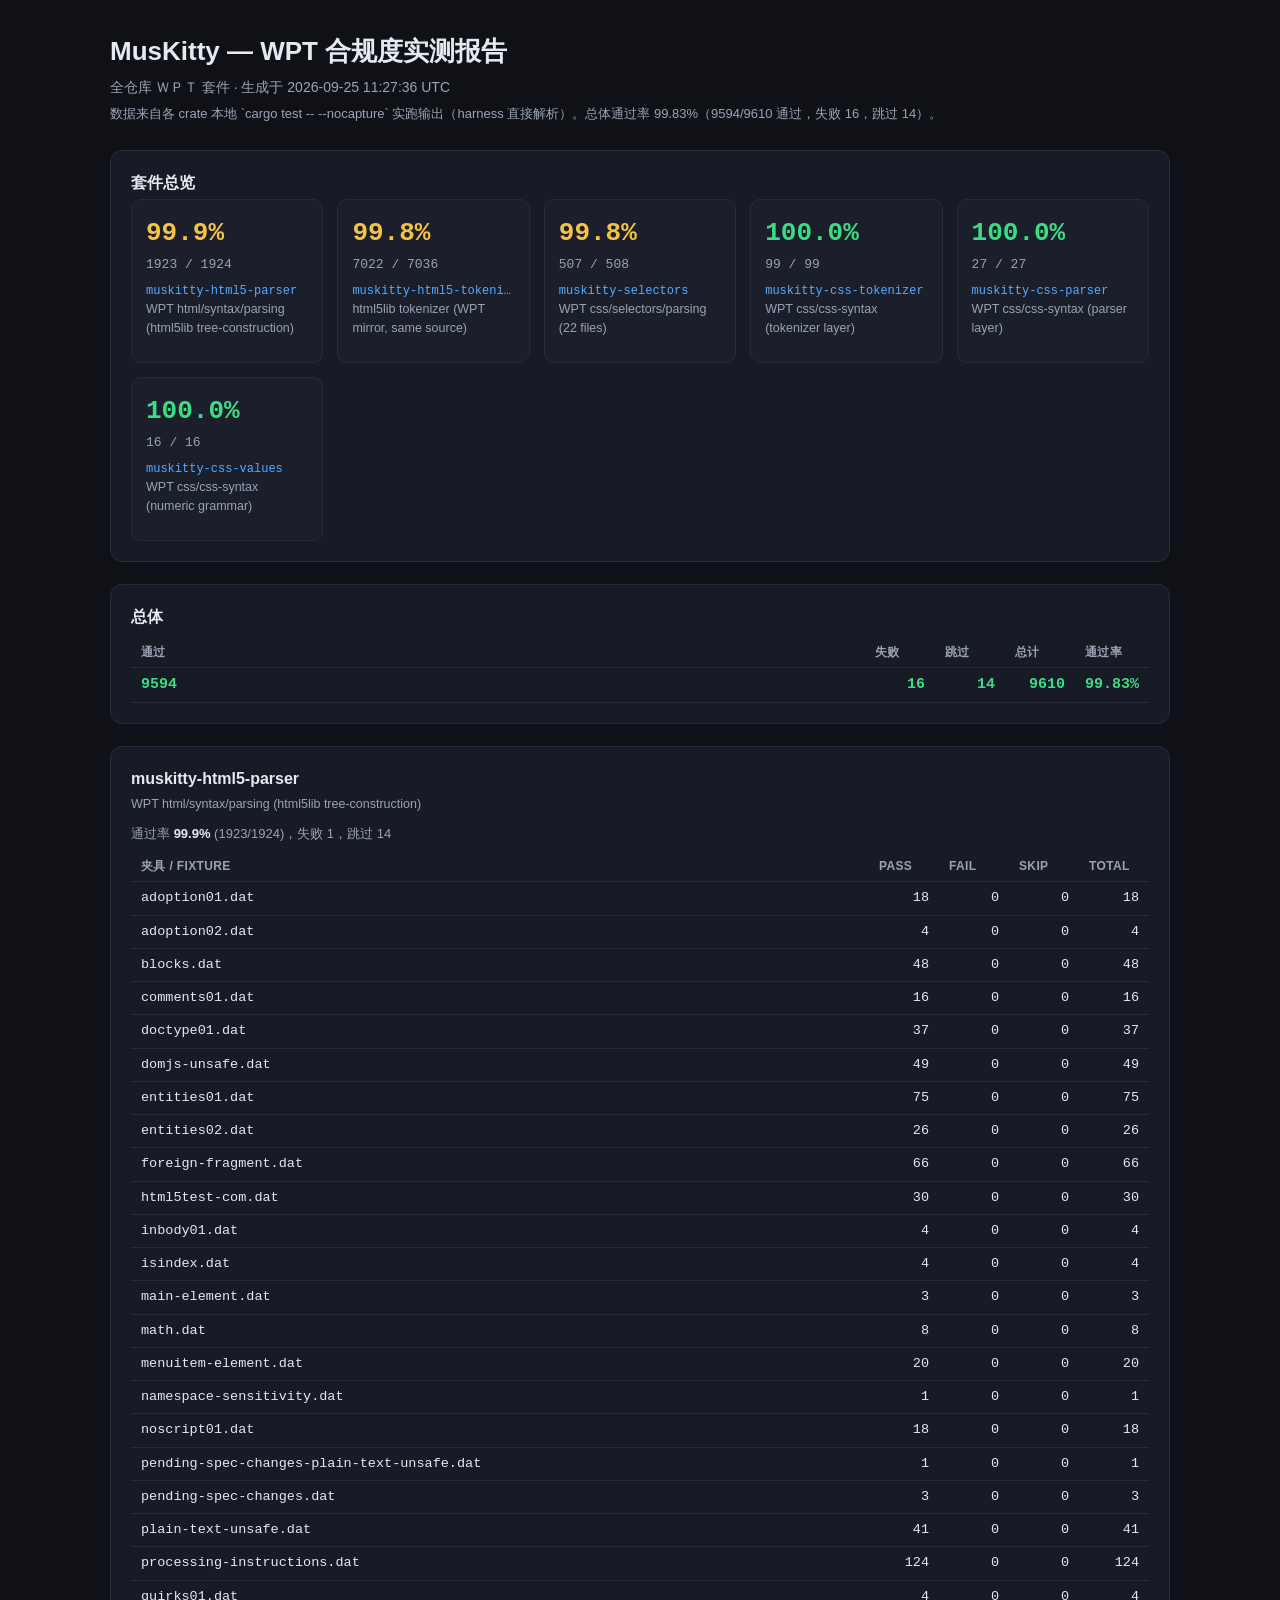
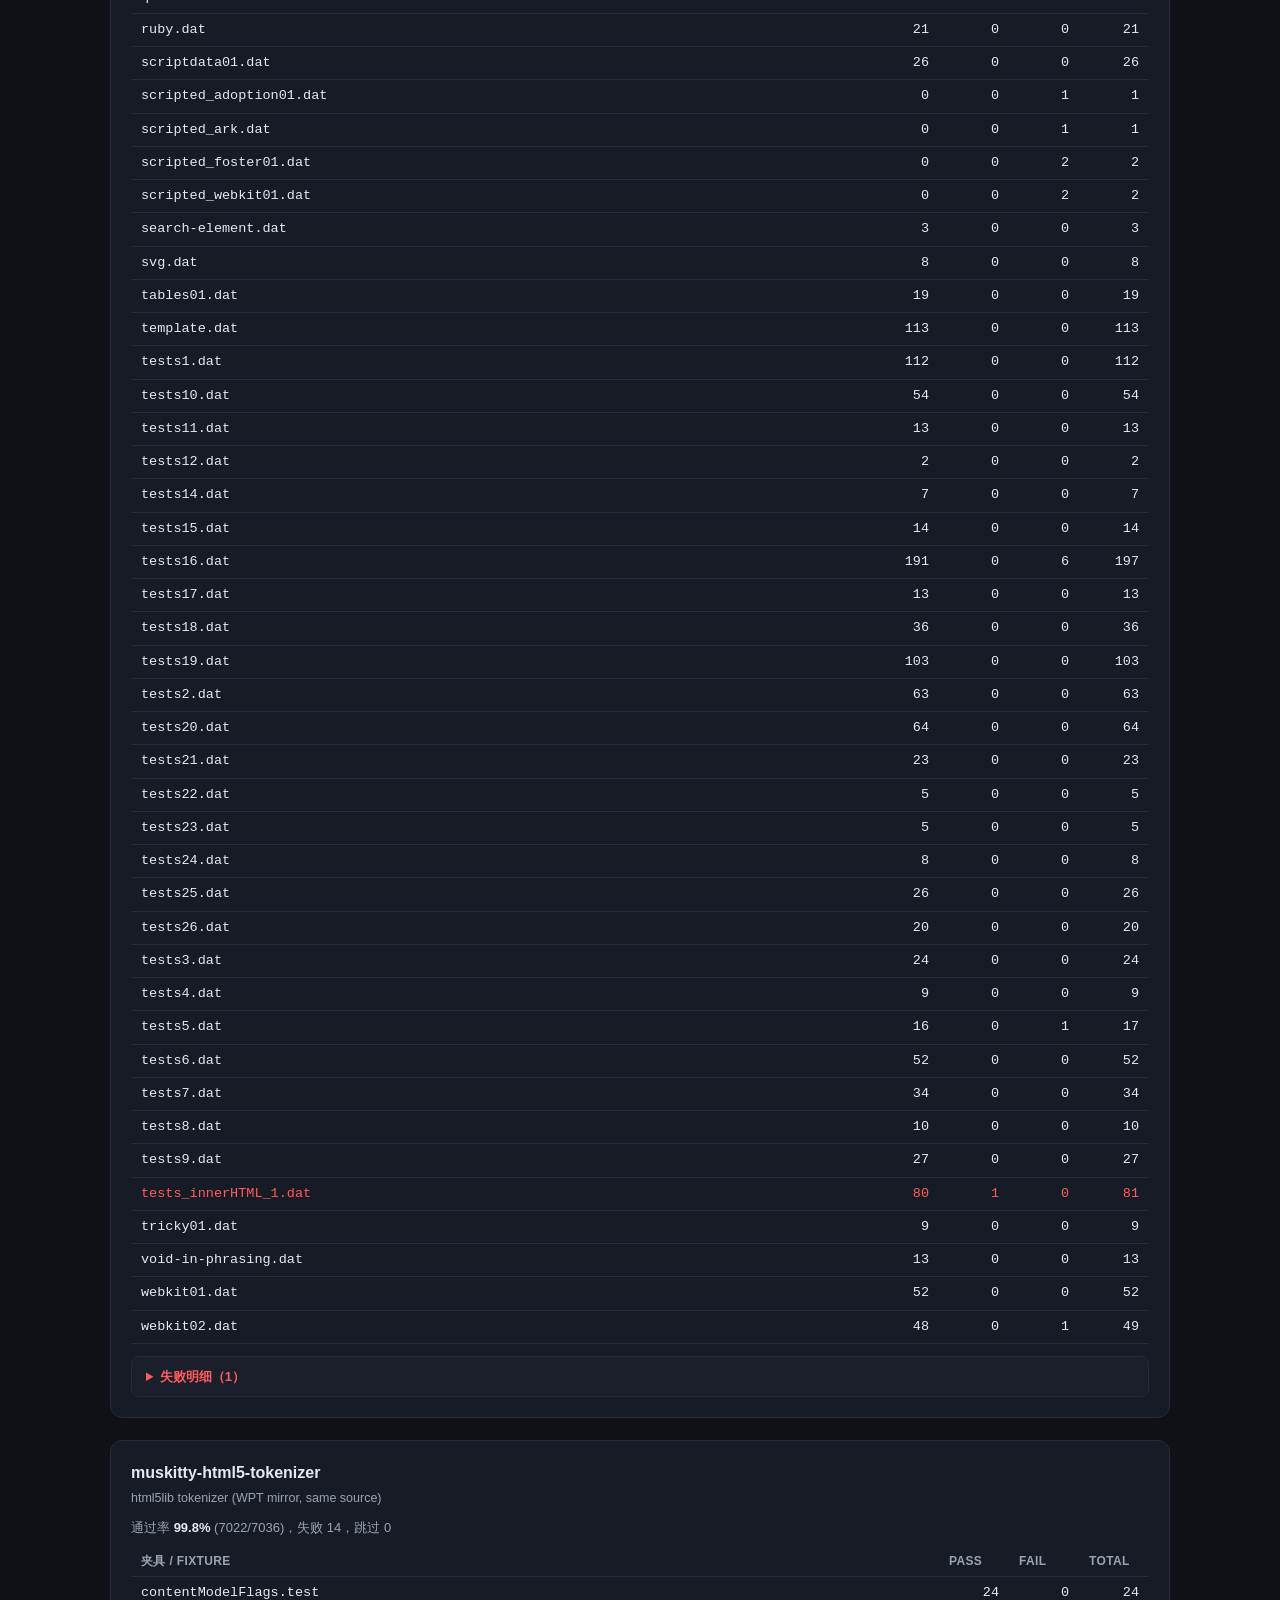
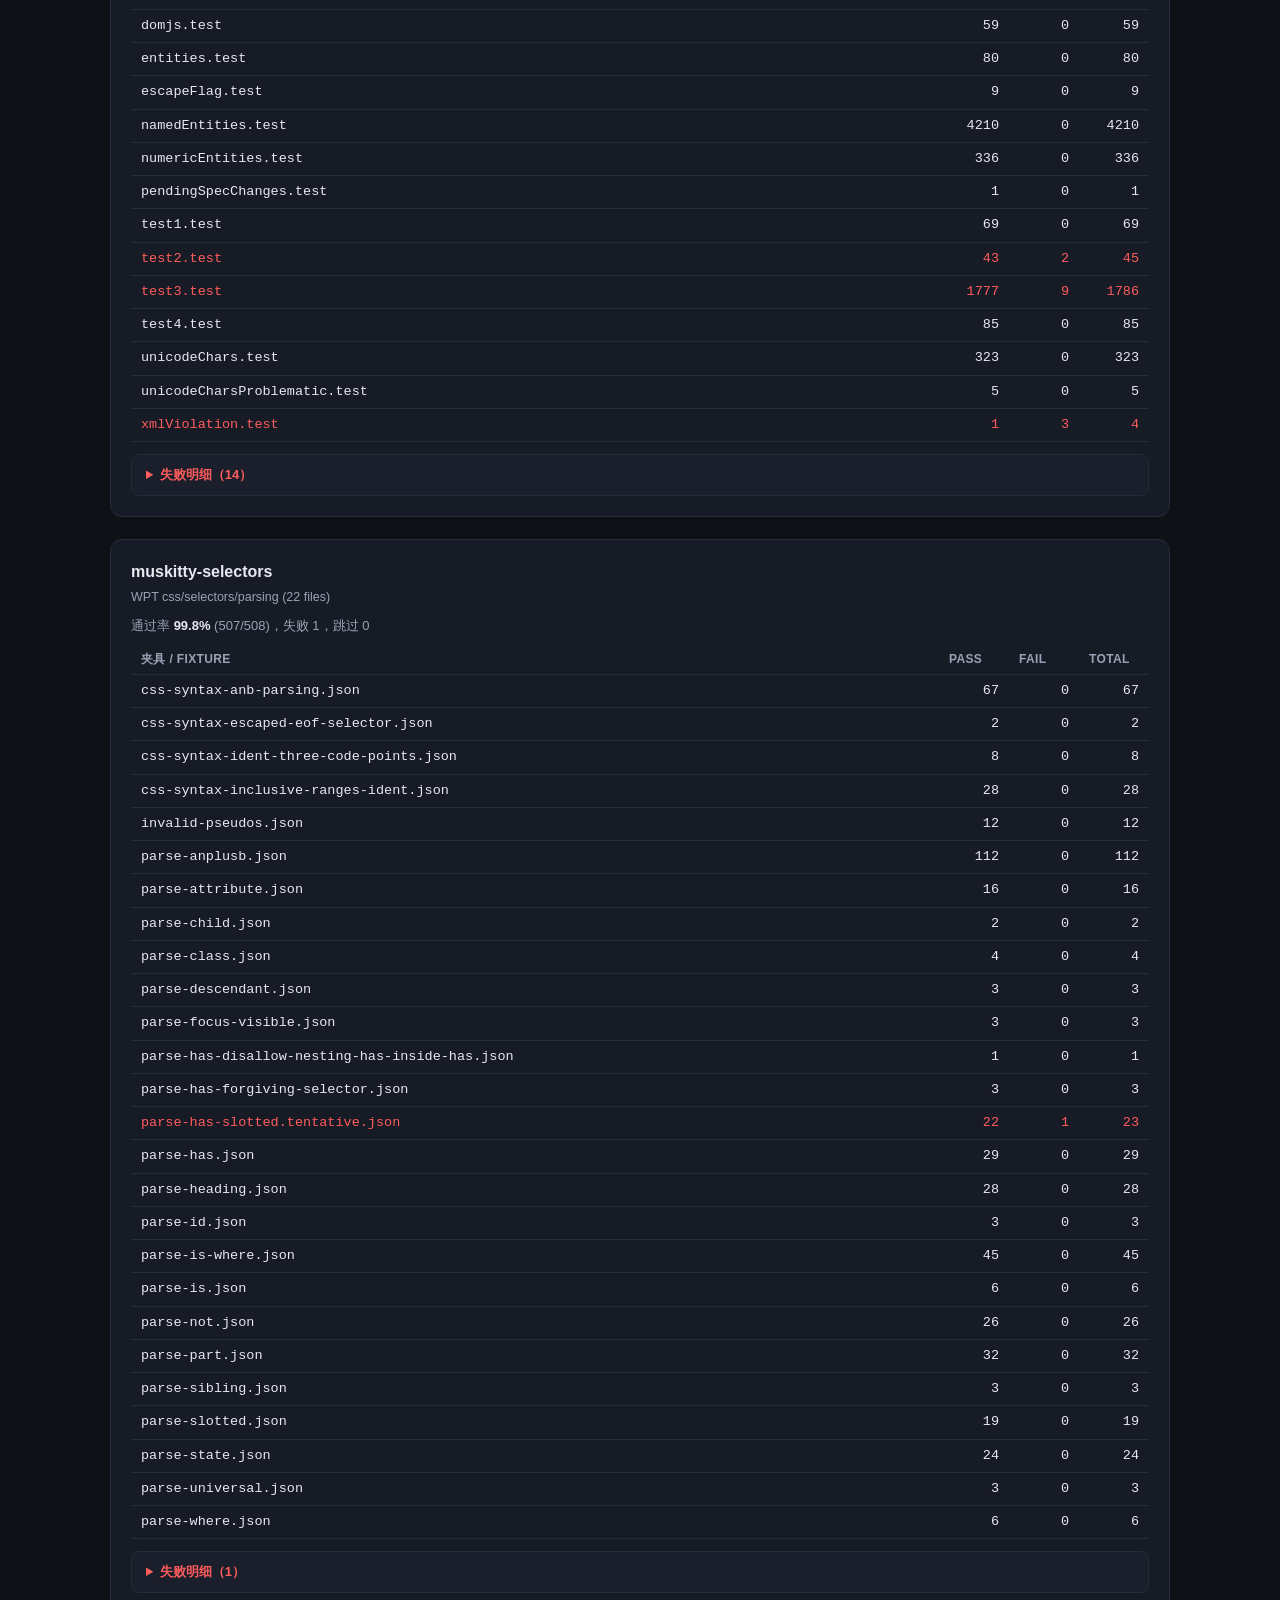
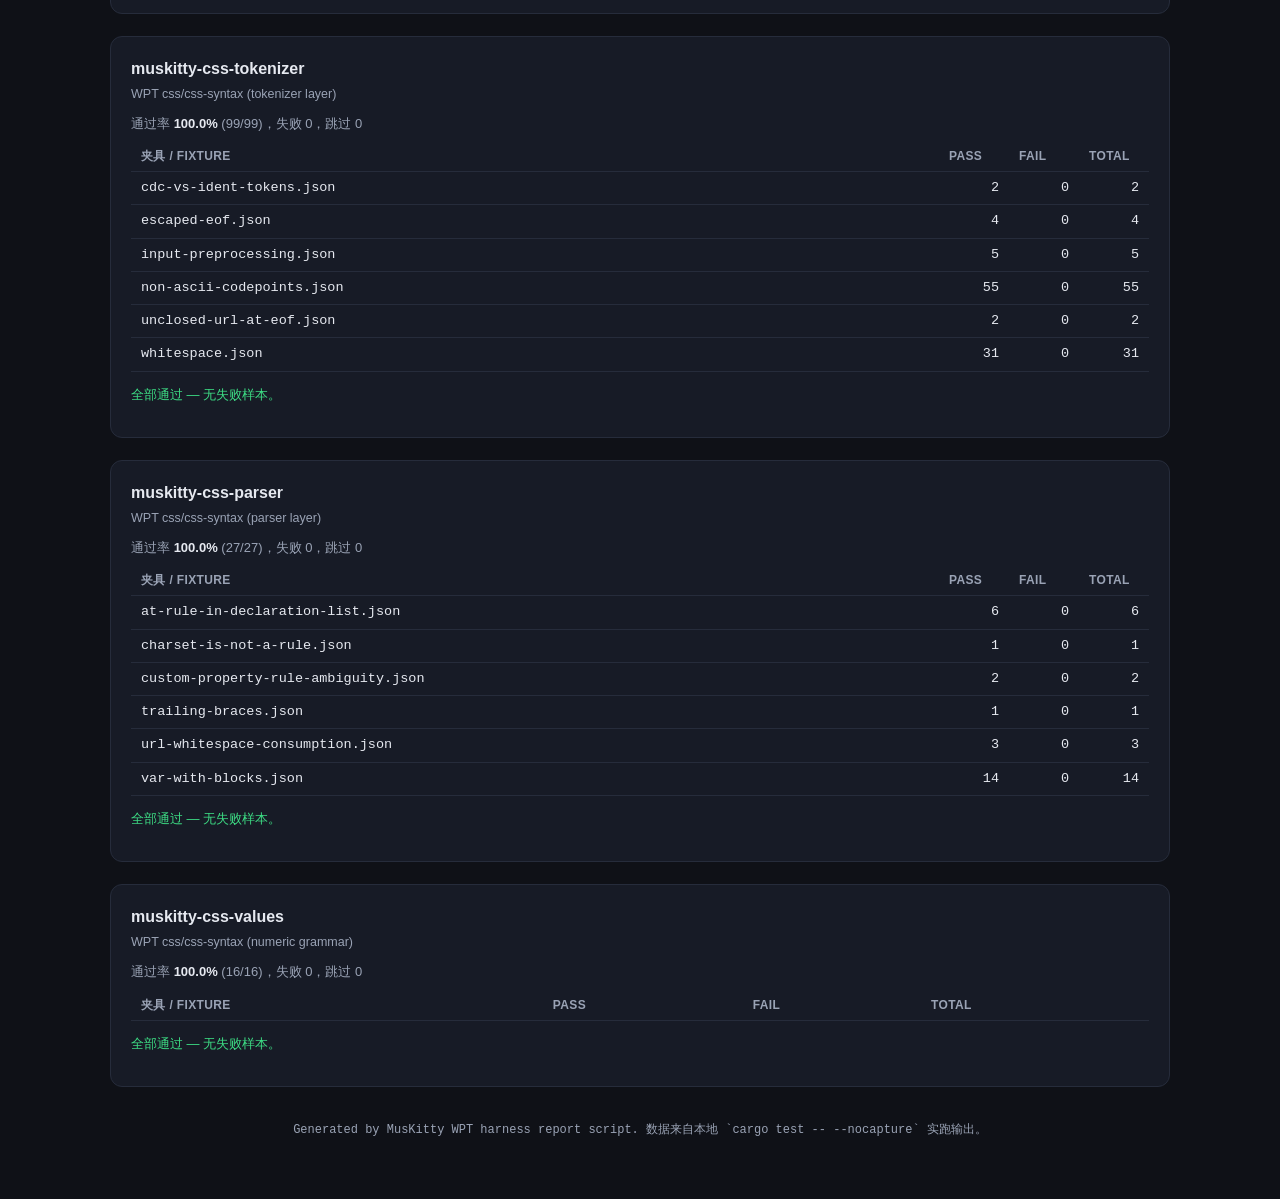
<file: index.html>
<!DOCTYPE html><html lang='zh-CN'><head><meta charset='utf-8'><meta name='viewport' content='width=device-width,initial-scale=1'><title>MusKitty WPT 合规度实测报告</title><style>
:root{--bg:#0f1117;--panel:#171b26;--line:#262c3b;--txt:#e6e9f0;--mut:#9aa3b5;
--green:#3ddc84;--amber:#f5c344;--red:#ff5c5c;--blue:#5aa9ff;--mono:ui-monospace,SFMono-Regular,Menlo,Consolas,monospace;}
*{box-sizing:border-box}body{margin:0;background:var(--bg);color:var(--txt);
font-family:-apple-system,BlinkMacSystemFont,"Segoe UI",Roboto,"PingFang SC","Microsoft YaHei",sans-serif;line-height:1.5}
.wrap{max-width:1100px;margin:0 auto;padding:32px 20px 60px}
h1{font-size:26px;margin:0 0 6px}h1 small{display:block;color:var(--mut);font-weight:400;font-size:14px;margin-top:6px}
.legend{color:var(--mut);font-size:13px;margin:6px 0 26px}
.sec{background:var(--panel);border:1px solid var(--line);border-radius:12px;padding:20px;margin:22px 0}
.sec h2{margin:0 0 4px;font-size:16px}.clabel{color:var(--mut);font-size:12.5px;margin:0 0 10px}
.cards{display:grid;grid-template-columns:repeat(auto-fit,minmax(180px,1fr));gap:14px}
.card{border:1px solid var(--line);border-radius:10px;padding:14px;background:#1a1f2b}
.card .rate{font-size:26px;font-weight:700;font-family:var(--mono)}
.card .counts{font-family:var(--mono);font-size:13px;color:var(--mut);margin:2px 0 8px}
.card .crate{font-family:var(--mono);font-size:12px;color:var(--blue);white-space:nowrap;overflow:hidden;text-overflow:ellipsis}
.card.green .rate{color:var(--green)}.card.amber .rate{color:var(--amber)}.card.red .rate{color:var(--red)}
table{width:100%;border-collapse:collapse;font-size:13.5px;margin-top:8px}
th,td{padding:6px 10px;text-align:left;border-bottom:1px solid var(--line)}
th{color:var(--mut);font-weight:600;font-size:12px;text-transform:uppercase;letter-spacing:.03em}
td{font-family:var(--mono)}td:not(:first-child){text-align:right;width:70px}
tr.fail td{color:var(--red)}tbody tr.total td{color:var(--green);font-weight:700;font-size:15px}
.suite-meta{color:var(--mut);font-size:13px;margin:4px 0 2px}.suite-meta b{color:var(--txt)}
details.fails{margin-top:12px;border:1px solid var(--line);border-radius:8px;overflow:hidden}
details.fails summary{cursor:pointer;padding:10px 14px;background:#1a1f2b;color:var(--red);font-weight:600;font-size:13px}
pre.pre{background:#0b0e14;border-top:1px solid var(--line);margin:0;padding:14px;font-family:var(--mono);font-size:12px;overflow:auto;color:#cdd3df;white-space:pre-wrap;word-break:break-word}
p.ok{color:var(--green);font-size:13px}
footer{color:var(--mut);font-size:12px;text-align:center;margin-top:34px;font-family:var(--mono)}
</style></head><body><div class="wrap">
<h1>MusKitty — WPT 合规度实测报告 <small>全仓库 ＷＰＴ 套件 · 生成于 2026-09-25 11:27:36 UTC</small></h1>
<div class="legend">数据来自各 crate 本地 `cargo test -- --nocapture` 实跑输出（harness 直接解析）。总体通过率 99.83%（9594/9610 通过，失败 16，跳过 14）。</div>
<section class="sec"><h2>套件总览</h2><div class="cards"><div class="card amber"><div class="rate">99.9%</div><div class="counts">1923 / 1924</div><div class="crate">muskitty-html5-parser</div><div class="clabel">WPT html/syntax/parsing (html5lib tree-construction)</div></div><div class="card amber"><div class="rate">99.8%</div><div class="counts">7022 / 7036</div><div class="crate">muskitty-html5-tokenizer</div><div class="clabel">html5lib tokenizer (WPT mirror, same source)</div></div><div class="card amber"><div class="rate">99.8%</div><div class="counts">507 / 508</div><div class="crate">muskitty-selectors</div><div class="clabel">WPT css/selectors/parsing (22 files)</div></div><div class="card green"><div class="rate">100.0%</div><div class="counts">99 / 99</div><div class="crate">muskitty-css-tokenizer</div><div class="clabel">WPT css/css-syntax (tokenizer layer)</div></div><div class="card green"><div class="rate">100.0%</div><div class="counts">27 / 27</div><div class="crate">muskitty-css-parser</div><div class="clabel">WPT css/css-syntax (parser layer)</div></div><div class="card green"><div class="rate">100.0%</div><div class="counts">16 / 16</div><div class="crate">muskitty-css-values</div><div class="clabel">WPT css/css-syntax (numeric grammar)</div></div></div></section><section class="sec"><h2>总体</h2><table><thead><tr><th>通过</th><th>失败</th><th>跳过</th><th>总计</th><th>通过率</th></tr></thead><tbody><tr class="total"><td>9594</td><td>16</td><td>14</td><td>9610</td><td>99.83%</td></tr></tbody></table></section><section class="sec"><h2>muskitty-html5-parser</h2><p class="clabel">WPT html/syntax/parsing (html5lib tree-construction)</p><div class="suite-meta">通过率 <b>99.9%</b> (1923/1924)，失败 1，跳过 14</div><table><thead><tr><th>夹具 / fixture</th><th>pass</th><th>fail</th><th>skip</th><th>total</th></tr></thead><tbody><tr><td>adoption01.dat</td><td>18</td><td>0</td><td>0</td><td>18</td></tr><tr><td>adoption02.dat</td><td>4</td><td>0</td><td>0</td><td>4</td></tr><tr><td>blocks.dat</td><td>48</td><td>0</td><td>0</td><td>48</td></tr><tr><td>comments01.dat</td><td>16</td><td>0</td><td>0</td><td>16</td></tr><tr><td>doctype01.dat</td><td>37</td><td>0</td><td>0</td><td>37</td></tr><tr><td>domjs-unsafe.dat</td><td>49</td><td>0</td><td>0</td><td>49</td></tr><tr><td>entities01.dat</td><td>75</td><td>0</td><td>0</td><td>75</td></tr><tr><td>entities02.dat</td><td>26</td><td>0</td><td>0</td><td>26</td></tr><tr><td>foreign-fragment.dat</td><td>66</td><td>0</td><td>0</td><td>66</td></tr><tr><td>html5test-com.dat</td><td>30</td><td>0</td><td>0</td><td>30</td></tr><tr><td>inbody01.dat</td><td>4</td><td>0</td><td>0</td><td>4</td></tr><tr><td>isindex.dat</td><td>4</td><td>0</td><td>0</td><td>4</td></tr><tr><td>main-element.dat</td><td>3</td><td>0</td><td>0</td><td>3</td></tr><tr><td>math.dat</td><td>8</td><td>0</td><td>0</td><td>8</td></tr><tr><td>menuitem-element.dat</td><td>20</td><td>0</td><td>0</td><td>20</td></tr><tr><td>namespace-sensitivity.dat</td><td>1</td><td>0</td><td>0</td><td>1</td></tr><tr><td>noscript01.dat</td><td>18</td><td>0</td><td>0</td><td>18</td></tr><tr><td>pending-spec-changes-plain-text-unsafe.dat</td><td>1</td><td>0</td><td>0</td><td>1</td></tr><tr><td>pending-spec-changes.dat</td><td>3</td><td>0</td><td>0</td><td>3</td></tr><tr><td>plain-text-unsafe.dat</td><td>41</td><td>0</td><td>0</td><td>41</td></tr><tr><td>processing-instructions.dat</td><td>124</td><td>0</td><td>0</td><td>124</td></tr><tr><td>quirks01.dat</td><td>4</td><td>0</td><td>0</td><td>4</td></tr><tr><td>ruby.dat</td><td>21</td><td>0</td><td>0</td><td>21</td></tr><tr><td>scriptdata01.dat</td><td>26</td><td>0</td><td>0</td><td>26</td></tr><tr><td>scripted_adoption01.dat</td><td>0</td><td>0</td><td>1</td><td>1</td></tr><tr><td>scripted_ark.dat</td><td>0</td><td>0</td><td>1</td><td>1</td></tr><tr><td>scripted_foster01.dat</td><td>0</td><td>0</td><td>2</td><td>2</td></tr><tr><td>scripted_webkit01.dat</td><td>0</td><td>0</td><td>2</td><td>2</td></tr><tr><td>search-element.dat</td><td>3</td><td>0</td><td>0</td><td>3</td></tr><tr><td>svg.dat</td><td>8</td><td>0</td><td>0</td><td>8</td></tr><tr><td>tables01.dat</td><td>19</td><td>0</td><td>0</td><td>19</td></tr><tr><td>template.dat</td><td>113</td><td>0</td><td>0</td><td>113</td></tr><tr><td>tests1.dat</td><td>112</td><td>0</td><td>0</td><td>112</td></tr><tr><td>tests10.dat</td><td>54</td><td>0</td><td>0</td><td>54</td></tr><tr><td>tests11.dat</td><td>13</td><td>0</td><td>0</td><td>13</td></tr><tr><td>tests12.dat</td><td>2</td><td>0</td><td>0</td><td>2</td></tr><tr><td>tests14.dat</td><td>7</td><td>0</td><td>0</td><td>7</td></tr><tr><td>tests15.dat</td><td>14</td><td>0</td><td>0</td><td>14</td></tr><tr><td>tests16.dat</td><td>191</td><td>0</td><td>6</td><td>197</td></tr><tr><td>tests17.dat</td><td>13</td><td>0</td><td>0</td><td>13</td></tr><tr><td>tests18.dat</td><td>36</td><td>0</td><td>0</td><td>36</td></tr><tr><td>tests19.dat</td><td>103</td><td>0</td><td>0</td><td>103</td></tr><tr><td>tests2.dat</td><td>63</td><td>0</td><td>0</td><td>63</td></tr><tr><td>tests20.dat</td><td>64</td><td>0</td><td>0</td><td>64</td></tr><tr><td>tests21.dat</td><td>23</td><td>0</td><td>0</td><td>23</td></tr><tr><td>tests22.dat</td><td>5</td><td>0</td><td>0</td><td>5</td></tr><tr><td>tests23.dat</td><td>5</td><td>0</td><td>0</td><td>5</td></tr><tr><td>tests24.dat</td><td>8</td><td>0</td><td>0</td><td>8</td></tr><tr><td>tests25.dat</td><td>26</td><td>0</td><td>0</td><td>26</td></tr><tr><td>tests26.dat</td><td>20</td><td>0</td><td>0</td><td>20</td></tr><tr><td>tests3.dat</td><td>24</td><td>0</td><td>0</td><td>24</td></tr><tr><td>tests4.dat</td><td>9</td><td>0</td><td>0</td><td>9</td></tr><tr><td>tests5.dat</td><td>16</td><td>0</td><td>1</td><td>17</td></tr><tr><td>tests6.dat</td><td>52</td><td>0</td><td>0</td><td>52</td></tr><tr><td>tests7.dat</td><td>34</td><td>0</td><td>0</td><td>34</td></tr><tr><td>tests8.dat</td><td>10</td><td>0</td><td>0</td><td>10</td></tr><tr><td>tests9.dat</td><td>27</td><td>0</td><td>0</td><td>27</td></tr><tr class='fail'><td>tests_innerHTML_1.dat</td><td>80</td><td>1</td><td>0</td><td>81</td></tr><tr><td>tricky01.dat</td><td>9</td><td>0</td><td>0</td><td>9</td></tr><tr><td>void-in-phrasing.dat</td><td>13</td><td>0</td><td>0</td><td>13</td></tr><tr><td>webkit01.dat</td><td>52</td><td>0</td><td>0</td><td>52</td></tr><tr><td>webkit02.dat</td><td>48</td><td>0</td><td>1</td><td>49</td></tr></tbody></table><details class="fails"><summary>失败明细（1）</summary><pre class="pre">[tests_innerHTML_1.dat #76] input: &lt;input&gt;&lt;option&gt;
  diff:
      input:    &quot;&lt;input&gt;&lt;option&gt;&quot;
      expected:
        | &lt;option&gt;
      actual:
        | &lt;input&gt;
        | &lt;option&gt;

── skip reasons ──
      14  script-on (scripting flag not implemented)</pre></details></section><section class="sec"><h2>muskitty-html5-tokenizer</h2><p class="clabel">html5lib tokenizer (WPT mirror, same source)</p><div class="suite-meta">通过率 <b>99.8%</b> (7022/7036)，失败 14，跳过 0</div><table><thead><tr><th>夹具 / fixture</th><th>pass</th><th>fail</th><th>total</th></tr></thead><tbody><tr><td>contentModelFlags.test</td><td>24</td><td>0</td><td>24</td></tr><tr><td>domjs.test</td><td>59</td><td>0</td><td>59</td></tr><tr><td>entities.test</td><td>80</td><td>0</td><td>80</td></tr><tr><td>escapeFlag.test</td><td>9</td><td>0</td><td>9</td></tr><tr><td>namedEntities.test</td><td>4210</td><td>0</td><td>4210</td></tr><tr><td>numericEntities.test</td><td>336</td><td>0</td><td>336</td></tr><tr><td>pendingSpecChanges.test</td><td>1</td><td>0</td><td>1</td></tr><tr><td>test1.test</td><td>69</td><td>0</td><td>69</td></tr><tr class='fail'><td>test2.test</td><td>43</td><td>2</td><td>45</td></tr><tr class='fail'><td>test3.test</td><td>1777</td><td>9</td><td>1786</td></tr><tr><td>test4.test</td><td>85</td><td>0</td><td>85</td></tr><tr><td>unicodeChars.test</td><td>323</td><td>0</td><td>323</td></tr><tr><td>unicodeCharsProblematic.test</td><td>5</td><td>0</td><td>5</td></tr><tr class='fail'><td>xmlViolation.test</td><td>1</td><td>3</td><td>4</td></tr></tbody></table><details class="fails"><summary>失败明细（14）</summary><pre class="pre">[test2.test] Simili processing instruction
  initial state: Data state
      input:    &quot;&lt;?namespace&gt;&quot;
      expected: [
    Comment(
        &quot;?namespace&quot;,
    ),
]
      actual:   []

[test2.test] A bogus comment stops at &gt;, even if preceded by two dashes
  initial state: Data state
      input:    &quot;&lt;?foo--&gt;&quot;
      expected: [
    Comment(
        &quot;?foo--&quot;,
    ),
]
      actual:   []

[test3.test] &lt;?
  initial state: Data state
      input:    &quot;&lt;?&quot;
      expected: [
    Comment(
        &quot;?&quot;,
    ),
]
      actual:   []

[test3.test] &lt;?A
  initial state: Data state
      input:    &quot;&lt;?A&quot;
      expected: [
    Comment(
        &quot;?A&quot;,
    ),
]
      actual:   []

[test3.test] &lt;?B
  initial state: Data state
      input:    &quot;&lt;?B&quot;
      expected: [
    Comment(
        &quot;?B&quot;,
    ),
]
      actual:   []

[test3.test] &lt;?Y
  initial state: Data state
      input:    &quot;&lt;?Y&quot;
      expected: [
    Comment(
        &quot;?Y&quot;,
    ),
]
      actual:   []

[test3.test] &lt;?Z
  initial state: Data state
      input:    &quot;&lt;?Z&quot;
      expected: [
    Comment(
        &quot;?Z&quot;,
    ),
]
      actual:   []

[xmlViolation.test] Non-XML character
  initial state: Data state
      input:    &quot;a\u{ffff}b&quot;
      expected: [
    Character(
        &quot;a�b&quot;,
    ),
]
      actual:   [
    Character(
        &quot;a\u{ffff}b&quot;,
    ),
]

[xmlViolation.test] Non-XML space
  initial state: Data state
      input:    &quot;a\u{c}b&quot;
      expected: [
    Character(
        &quot;a b&quot;,
    ),
]
      actual:   [
    Character(
        &quot;a\u{c}b&quot;,
    ),
]

[xmlViolation.test] Double hyphen in comment
  initial state: Data state
      input:    &quot;&lt;!-- foo -- bar --&gt;&quot;
      expected: [
    Comment(
        &quot; foo - - bar &quot;,
    ),
]
      actual:   [
    Comment(
        &quot; foo -- bar &quot;,
    ),
]</pre></details></section><section class="sec"><h2>muskitty-selectors</h2><p class="clabel">WPT css/selectors/parsing (22 files)</p><div class="suite-meta">通过率 <b>99.8%</b> (507/508)，失败 1，跳过 0</div><table><thead><tr><th>夹具 / fixture</th><th>pass</th><th>fail</th><th>total</th></tr></thead><tbody><tr><td>css-syntax-anb-parsing.json</td><td>67</td><td>0</td><td>67</td></tr><tr><td>css-syntax-escaped-eof-selector.json</td><td>2</td><td>0</td><td>2</td></tr><tr><td>css-syntax-ident-three-code-points.json</td><td>8</td><td>0</td><td>8</td></tr><tr><td>css-syntax-inclusive-ranges-ident.json</td><td>28</td><td>0</td><td>28</td></tr><tr><td>invalid-pseudos.json</td><td>12</td><td>0</td><td>12</td></tr><tr><td>parse-anplusb.json</td><td>112</td><td>0</td><td>112</td></tr><tr><td>parse-attribute.json</td><td>16</td><td>0</td><td>16</td></tr><tr><td>parse-child.json</td><td>2</td><td>0</td><td>2</td></tr><tr><td>parse-class.json</td><td>4</td><td>0</td><td>4</td></tr><tr><td>parse-descendant.json</td><td>3</td><td>0</td><td>3</td></tr><tr><td>parse-focus-visible.json</td><td>3</td><td>0</td><td>3</td></tr><tr><td>parse-has-disallow-nesting-has-inside-has.json</td><td>1</td><td>0</td><td>1</td></tr><tr><td>parse-has-forgiving-selector.json</td><td>3</td><td>0</td><td>3</td></tr><tr class='fail'><td>parse-has-slotted.tentative.json</td><td>22</td><td>1</td><td>23</td></tr><tr><td>parse-has.json</td><td>29</td><td>0</td><td>29</td></tr><tr><td>parse-heading.json</td><td>28</td><td>0</td><td>28</td></tr><tr><td>parse-id.json</td><td>3</td><td>0</td><td>3</td></tr><tr><td>parse-is-where.json</td><td>45</td><td>0</td><td>45</td></tr><tr><td>parse-is.json</td><td>6</td><td>0</td><td>6</td></tr><tr><td>parse-not.json</td><td>26</td><td>0</td><td>26</td></tr><tr><td>parse-part.json</td><td>32</td><td>0</td><td>32</td></tr><tr><td>parse-sibling.json</td><td>3</td><td>0</td><td>3</td></tr><tr><td>parse-slotted.json</td><td>19</td><td>0</td><td>19</td></tr><tr><td>parse-state.json</td><td>24</td><td>0</td><td>24</td></tr><tr><td>parse-universal.json</td><td>3</td><td>0</td><td>3</td></tr><tr><td>parse-where.json</td><td>6</td><td>0</td><td>6</td></tr></tbody></table><details class="fails"><summary>失败明细（1）</summary><pre class="pre">[parse-has-slotted.tentative.html] &quot;:has-slotted(div + div)&quot; (valid)  expected valid, got error: UnexpectedToken(&quot;expected &#x27;)&#x27; to close :has-slotted(...), got Delim(&#x27;+&#x27;)&quot;)</pre></details></section><section class="sec"><h2>muskitty-css-tokenizer</h2><p class="clabel">WPT css/css-syntax (tokenizer layer)</p><div class="suite-meta">通过率 <b>100.0%</b> (99/99)，失败 0，跳过 0</div><table><thead><tr><th>夹具 / fixture</th><th>pass</th><th>fail</th><th>total</th></tr></thead><tbody><tr><td>cdc-vs-ident-tokens.json</td><td>2</td><td>0</td><td>2</td></tr><tr><td>escaped-eof.json</td><td>4</td><td>0</td><td>4</td></tr><tr><td>input-preprocessing.json</td><td>5</td><td>0</td><td>5</td></tr><tr><td>non-ascii-codepoints.json</td><td>55</td><td>0</td><td>55</td></tr><tr><td>unclosed-url-at-eof.json</td><td>2</td><td>0</td><td>2</td></tr><tr><td>whitespace.json</td><td>31</td><td>0</td><td>31</td></tr></tbody></table><p class="ok">全部通过 — 无失败样本。</p></section><section class="sec"><h2>muskitty-css-parser</h2><p class="clabel">WPT css/css-syntax (parser layer)</p><div class="suite-meta">通过率 <b>100.0%</b> (27/27)，失败 0，跳过 0</div><table><thead><tr><th>夹具 / fixture</th><th>pass</th><th>fail</th><th>total</th></tr></thead><tbody><tr><td>at-rule-in-declaration-list.json</td><td>6</td><td>0</td><td>6</td></tr><tr><td>charset-is-not-a-rule.json</td><td>1</td><td>0</td><td>1</td></tr><tr><td>custom-property-rule-ambiguity.json</td><td>2</td><td>0</td><td>2</td></tr><tr><td>trailing-braces.json</td><td>1</td><td>0</td><td>1</td></tr><tr><td>url-whitespace-consumption.json</td><td>3</td><td>0</td><td>3</td></tr><tr><td>var-with-blocks.json</td><td>14</td><td>0</td><td>14</td></tr></tbody></table><p class="ok">全部通过 — 无失败样本。</p></section><section class="sec"><h2>muskitty-css-values</h2><p class="clabel">WPT css/css-syntax (numeric grammar)</p><div class="suite-meta">通过率 <b>100.0%</b> (16/16)，失败 0，跳过 0</div><table><thead><tr><th>夹具 / fixture</th><th>pass</th><th>fail</th><th>total</th></tr></thead><tbody></tbody></table><p class="ok">全部通过 — 无失败样本。</p></section><footer>Generated by MusKitty WPT harness report script. 数据来自本地 `cargo test -- --nocapture` 实跑输出。</footer></body></html>
</file>
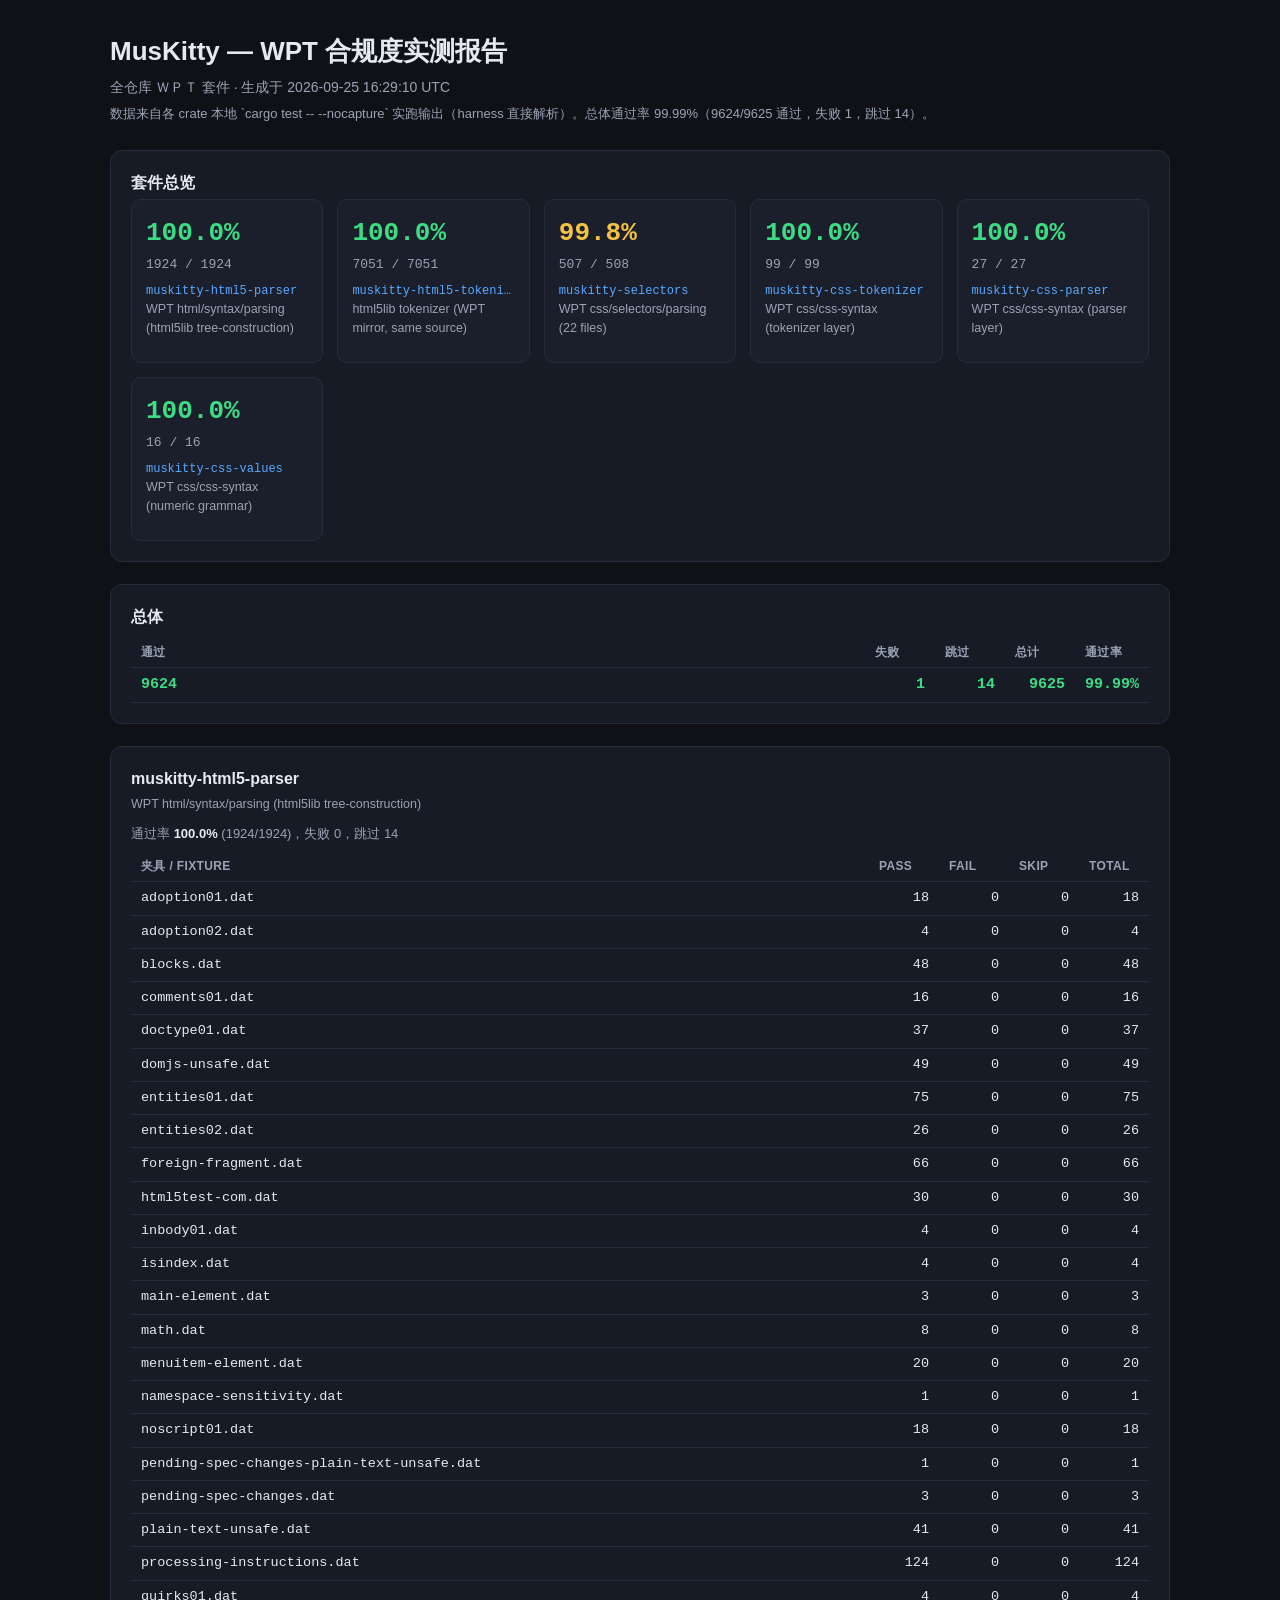
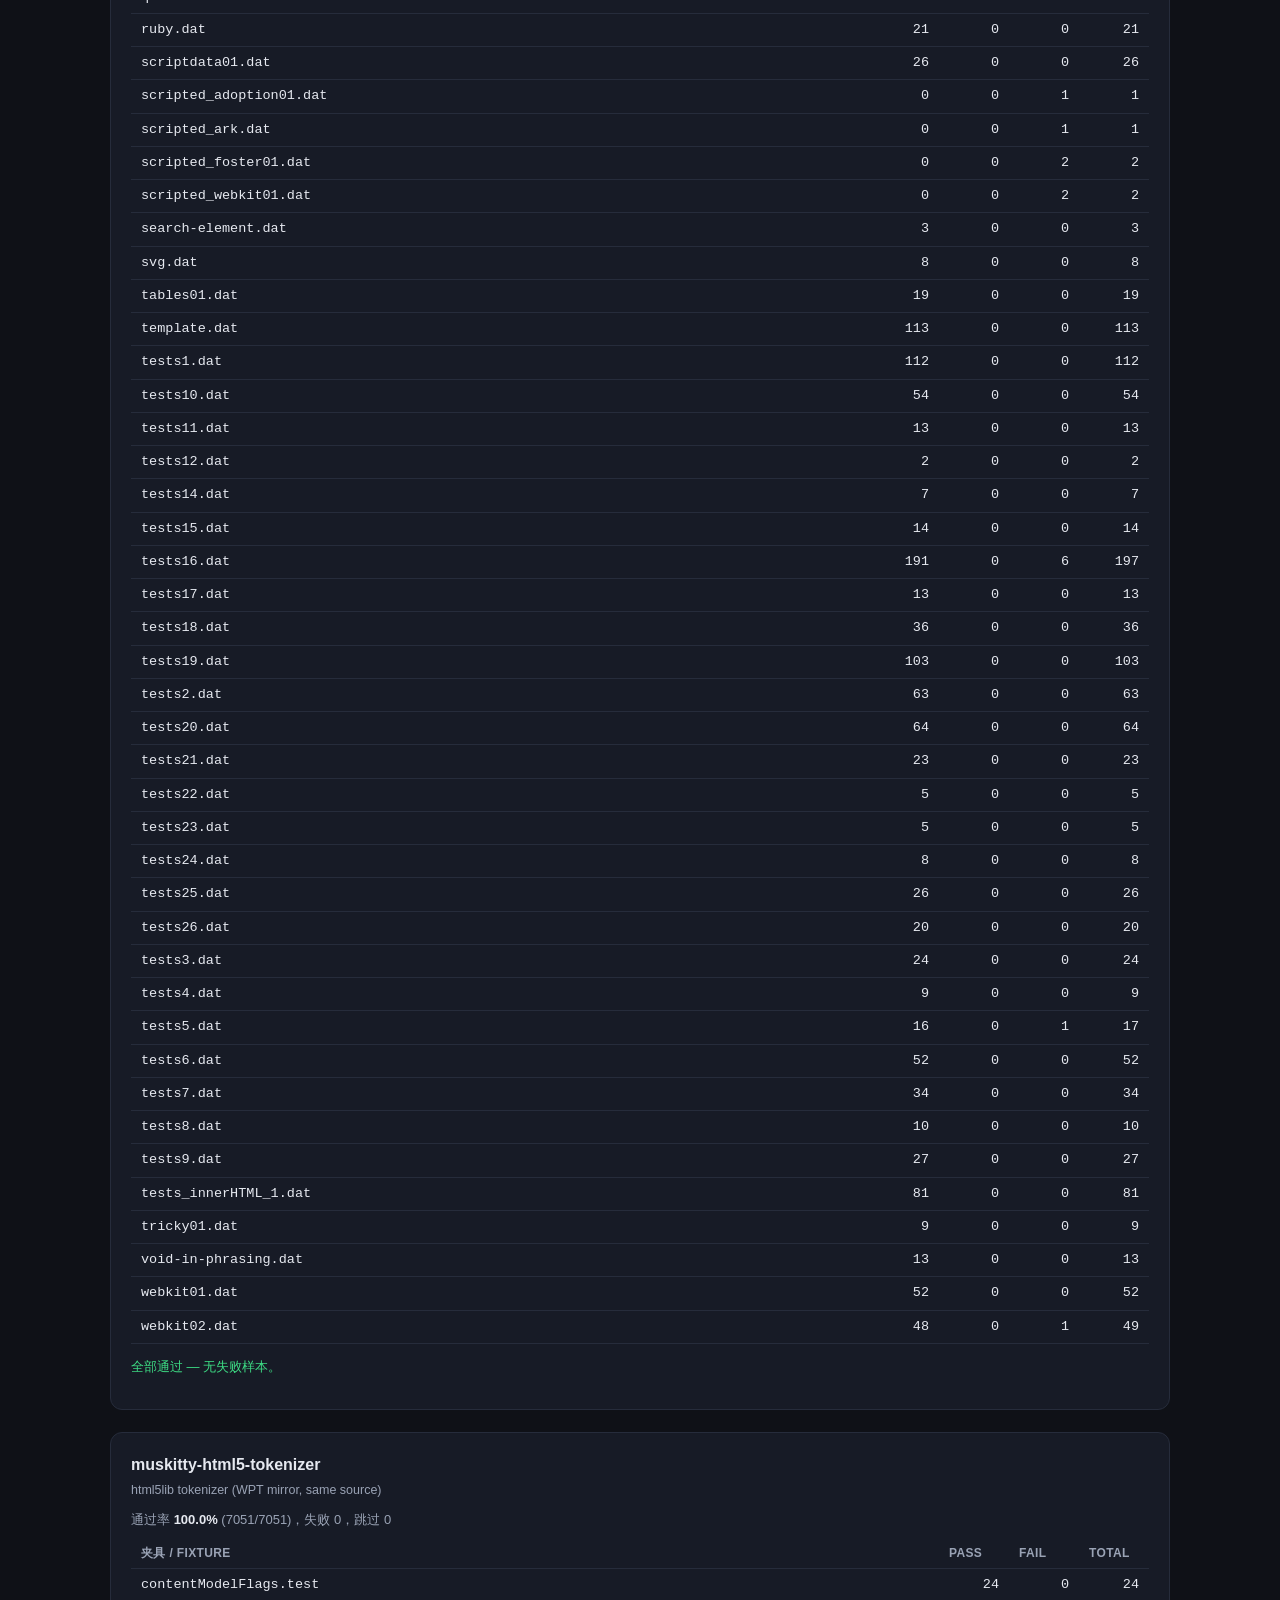
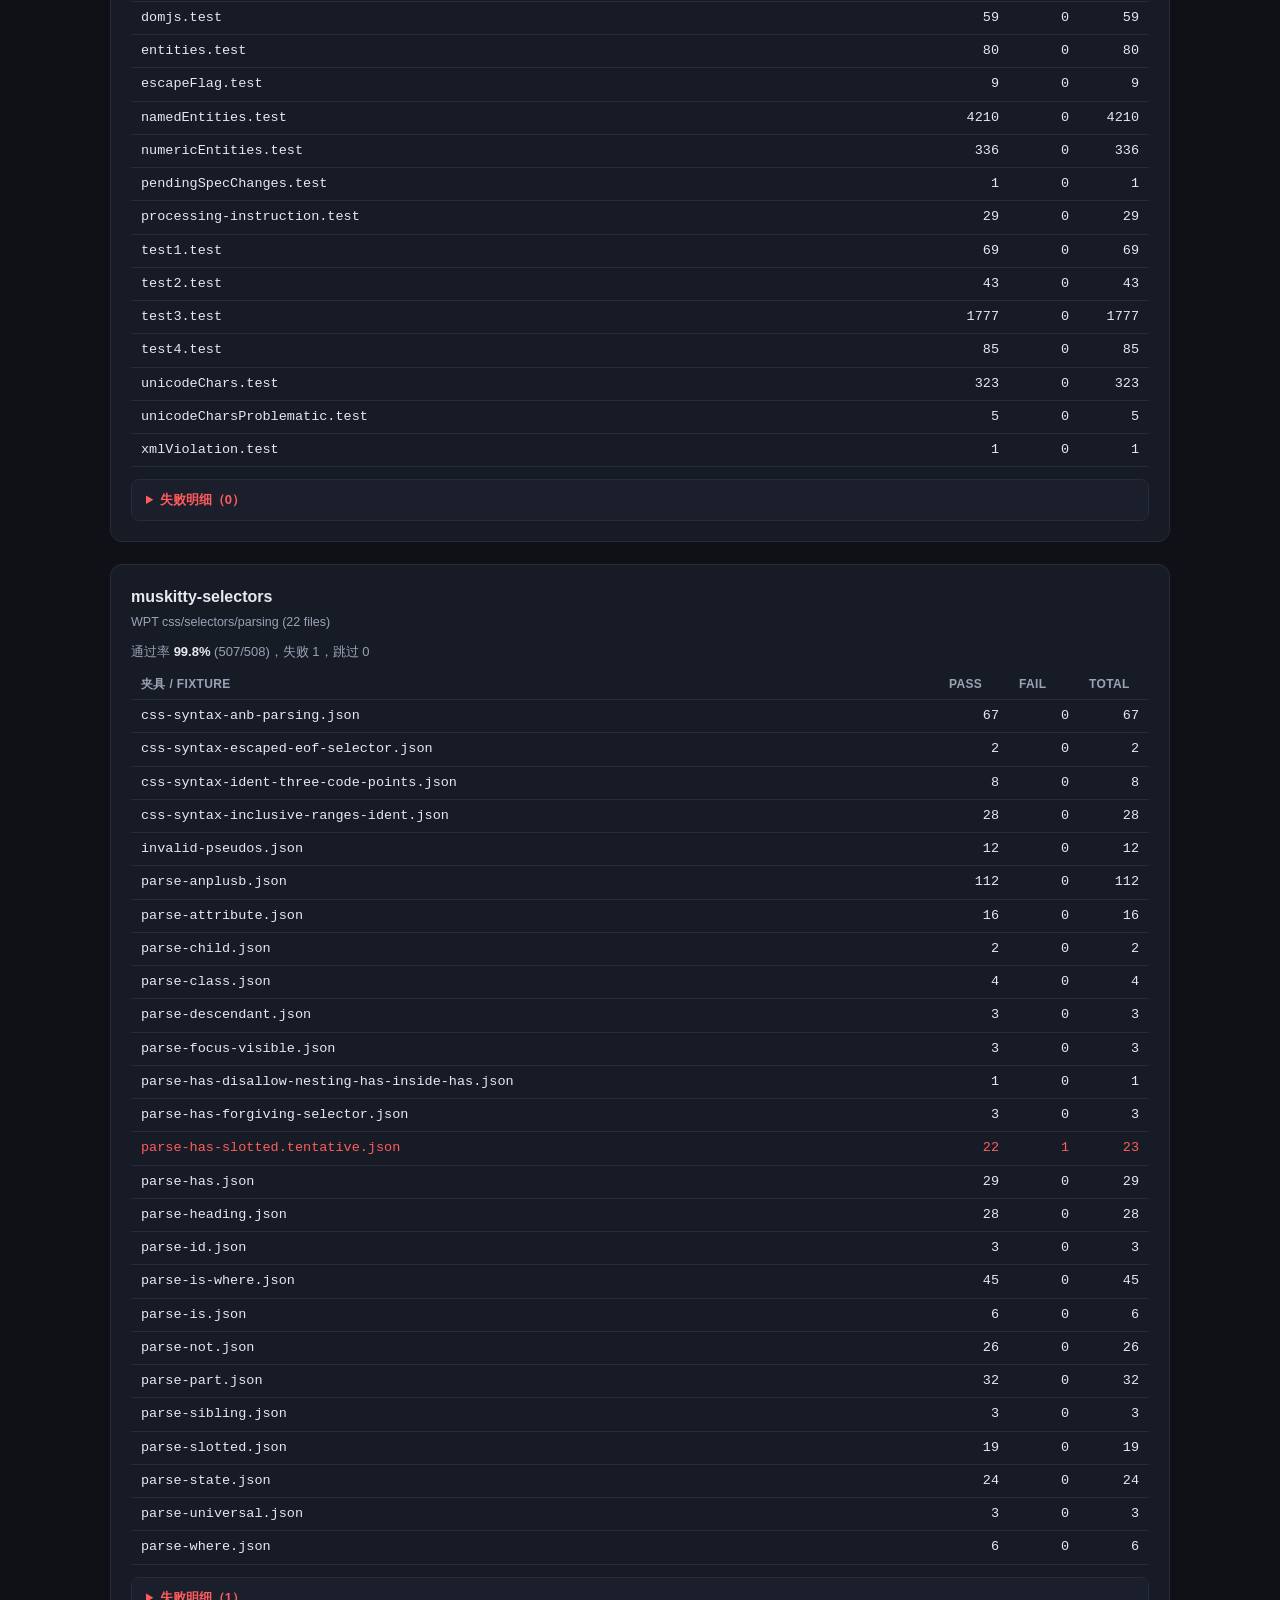
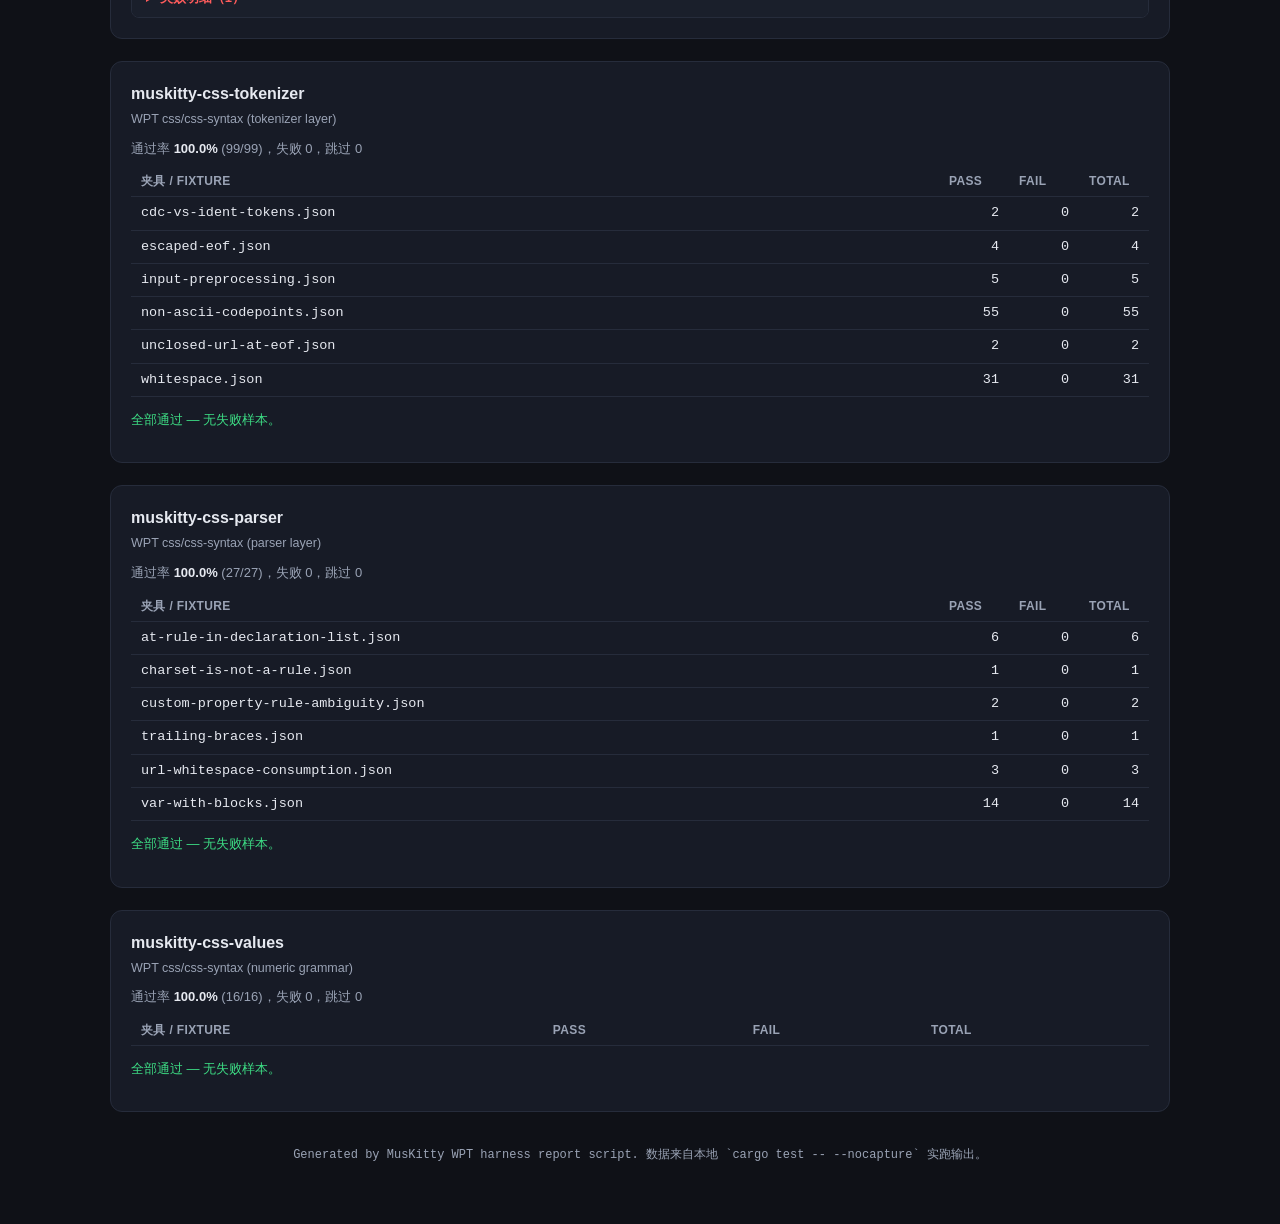
<file: .wpt-report/deploy/index.html>
<!DOCTYPE html><html lang='zh-CN'><head><meta charset='utf-8'><meta name='viewport' content='width=device-width,initial-scale=1'><title>MusKitty WPT 合规度实测报告</title><style>
:root{--bg:#0f1117;--panel:#171b26;--line:#262c3b;--txt:#e6e9f0;--mut:#9aa3b5;
--green:#3ddc84;--amber:#f5c344;--red:#ff5c5c;--blue:#5aa9ff;--mono:ui-monospace,SFMono-Regular,Menlo,Consolas,monospace;}
*{box-sizing:border-box}body{margin:0;background:var(--bg);color:var(--txt);
font-family:-apple-system,BlinkMacSystemFont,"Segoe UI",Roboto,"PingFang SC","Microsoft YaHei",sans-serif;line-height:1.5}
.wrap{max-width:1100px;margin:0 auto;padding:32px 20px 60px}
h1{font-size:26px;margin:0 0 6px}h1 small{display:block;color:var(--mut);font-weight:400;font-size:14px;margin-top:6px}
.legend{color:var(--mut);font-size:13px;margin:6px 0 26px}
.sec{background:var(--panel);border:1px solid var(--line);border-radius:12px;padding:20px;margin:22px 0}
.sec h2{margin:0 0 4px;font-size:16px}.clabel{color:var(--mut);font-size:12.5px;margin:0 0 10px}
.cards{display:grid;grid-template-columns:repeat(auto-fit,minmax(180px,1fr));gap:14px}
.card{border:1px solid var(--line);border-radius:10px;padding:14px;background:#1a1f2b}
.card .rate{font-size:26px;font-weight:700;font-family:var(--mono)}
.card .counts{font-family:var(--mono);font-size:13px;color:var(--mut);margin:2px 0 8px}
.card .crate{font-family:var(--mono);font-size:12px;color:var(--blue);white-space:nowrap;overflow:hidden;text-overflow:ellipsis}
.card.green .rate{color:var(--green)}.card.amber .rate{color:var(--amber)}.card.red .rate{color:var(--red)}
table{width:100%;border-collapse:collapse;font-size:13.5px;margin-top:8px}
th,td{padding:6px 10px;text-align:left;border-bottom:1px solid var(--line)}
th{color:var(--mut);font-weight:600;font-size:12px;text-transform:uppercase;letter-spacing:.03em}
td{font-family:var(--mono)}td:not(:first-child){text-align:right;width:70px}
tr.fail td{color:var(--red)}tbody tr.total td{color:var(--green);font-weight:700;font-size:15px}
.suite-meta{color:var(--mut);font-size:13px;margin:4px 0 2px}.suite-meta b{color:var(--txt)}
details.fails{margin-top:12px;border:1px solid var(--line);border-radius:8px;overflow:hidden}
details.fails summary{cursor:pointer;padding:10px 14px;background:#1a1f2b;color:var(--red);font-weight:600;font-size:13px}
pre.pre{background:#0b0e14;border-top:1px solid var(--line);margin:0;padding:14px;font-family:var(--mono);font-size:12px;overflow:auto;color:#cdd3df;white-space:pre-wrap;word-break:break-word}
p.ok{color:var(--green);font-size:13px}
footer{color:var(--mut);font-size:12px;text-align:center;margin-top:34px;font-family:var(--mono)}
</style></head><body><div class="wrap">
<h1>MusKitty — WPT 合规度实测报告 <small>全仓库 ＷＰＴ 套件 · 生成于 2026-09-25 16:29:10 UTC</small></h1>
<div class="legend">数据来自各 crate 本地 `cargo test -- --nocapture` 实跑输出（harness 直接解析）。总体通过率 99.99%（9624/9625 通过，失败 1，跳过 14）。</div>
<section class="sec"><h2>套件总览</h2><div class="cards"><div class="card green"><div class="rate">100.0%</div><div class="counts">1924 / 1924</div><div class="crate">muskitty-html5-parser</div><div class="clabel">WPT html/syntax/parsing (html5lib tree-construction)</div></div><div class="card green"><div class="rate">100.0%</div><div class="counts">7051 / 7051</div><div class="crate">muskitty-html5-tokenizer</div><div class="clabel">html5lib tokenizer (WPT mirror, same source)</div></div><div class="card amber"><div class="rate">99.8%</div><div class="counts">507 / 508</div><div class="crate">muskitty-selectors</div><div class="clabel">WPT css/selectors/parsing (22 files)</div></div><div class="card green"><div class="rate">100.0%</div><div class="counts">99 / 99</div><div class="crate">muskitty-css-tokenizer</div><div class="clabel">WPT css/css-syntax (tokenizer layer)</div></div><div class="card green"><div class="rate">100.0%</div><div class="counts">27 / 27</div><div class="crate">muskitty-css-parser</div><div class="clabel">WPT css/css-syntax (parser layer)</div></div><div class="card green"><div class="rate">100.0%</div><div class="counts">16 / 16</div><div class="crate">muskitty-css-values</div><div class="clabel">WPT css/css-syntax (numeric grammar)</div></div></div></section><section class="sec"><h2>总体</h2><table><thead><tr><th>通过</th><th>失败</th><th>跳过</th><th>总计</th><th>通过率</th></tr></thead><tbody><tr class="total"><td>9624</td><td>1</td><td>14</td><td>9625</td><td>99.99%</td></tr></tbody></table></section><section class="sec"><h2>muskitty-html5-parser</h2><p class="clabel">WPT html/syntax/parsing (html5lib tree-construction)</p><div class="suite-meta">通过率 <b>100.0%</b> (1924/1924)，失败 0，跳过 14</div><table><thead><tr><th>夹具 / fixture</th><th>pass</th><th>fail</th><th>skip</th><th>total</th></tr></thead><tbody><tr><td>adoption01.dat</td><td>18</td><td>0</td><td>0</td><td>18</td></tr><tr><td>adoption02.dat</td><td>4</td><td>0</td><td>0</td><td>4</td></tr><tr><td>blocks.dat</td><td>48</td><td>0</td><td>0</td><td>48</td></tr><tr><td>comments01.dat</td><td>16</td><td>0</td><td>0</td><td>16</td></tr><tr><td>doctype01.dat</td><td>37</td><td>0</td><td>0</td><td>37</td></tr><tr><td>domjs-unsafe.dat</td><td>49</td><td>0</td><td>0</td><td>49</td></tr><tr><td>entities01.dat</td><td>75</td><td>0</td><td>0</td><td>75</td></tr><tr><td>entities02.dat</td><td>26</td><td>0</td><td>0</td><td>26</td></tr><tr><td>foreign-fragment.dat</td><td>66</td><td>0</td><td>0</td><td>66</td></tr><tr><td>html5test-com.dat</td><td>30</td><td>0</td><td>0</td><td>30</td></tr><tr><td>inbody01.dat</td><td>4</td><td>0</td><td>0</td><td>4</td></tr><tr><td>isindex.dat</td><td>4</td><td>0</td><td>0</td><td>4</td></tr><tr><td>main-element.dat</td><td>3</td><td>0</td><td>0</td><td>3</td></tr><tr><td>math.dat</td><td>8</td><td>0</td><td>0</td><td>8</td></tr><tr><td>menuitem-element.dat</td><td>20</td><td>0</td><td>0</td><td>20</td></tr><tr><td>namespace-sensitivity.dat</td><td>1</td><td>0</td><td>0</td><td>1</td></tr><tr><td>noscript01.dat</td><td>18</td><td>0</td><td>0</td><td>18</td></tr><tr><td>pending-spec-changes-plain-text-unsafe.dat</td><td>1</td><td>0</td><td>0</td><td>1</td></tr><tr><td>pending-spec-changes.dat</td><td>3</td><td>0</td><td>0</td><td>3</td></tr><tr><td>plain-text-unsafe.dat</td><td>41</td><td>0</td><td>0</td><td>41</td></tr><tr><td>processing-instructions.dat</td><td>124</td><td>0</td><td>0</td><td>124</td></tr><tr><td>quirks01.dat</td><td>4</td><td>0</td><td>0</td><td>4</td></tr><tr><td>ruby.dat</td><td>21</td><td>0</td><td>0</td><td>21</td></tr><tr><td>scriptdata01.dat</td><td>26</td><td>0</td><td>0</td><td>26</td></tr><tr><td>scripted_adoption01.dat</td><td>0</td><td>0</td><td>1</td><td>1</td></tr><tr><td>scripted_ark.dat</td><td>0</td><td>0</td><td>1</td><td>1</td></tr><tr><td>scripted_foster01.dat</td><td>0</td><td>0</td><td>2</td><td>2</td></tr><tr><td>scripted_webkit01.dat</td><td>0</td><td>0</td><td>2</td><td>2</td></tr><tr><td>search-element.dat</td><td>3</td><td>0</td><td>0</td><td>3</td></tr><tr><td>svg.dat</td><td>8</td><td>0</td><td>0</td><td>8</td></tr><tr><td>tables01.dat</td><td>19</td><td>0</td><td>0</td><td>19</td></tr><tr><td>template.dat</td><td>113</td><td>0</td><td>0</td><td>113</td></tr><tr><td>tests1.dat</td><td>112</td><td>0</td><td>0</td><td>112</td></tr><tr><td>tests10.dat</td><td>54</td><td>0</td><td>0</td><td>54</td></tr><tr><td>tests11.dat</td><td>13</td><td>0</td><td>0</td><td>13</td></tr><tr><td>tests12.dat</td><td>2</td><td>0</td><td>0</td><td>2</td></tr><tr><td>tests14.dat</td><td>7</td><td>0</td><td>0</td><td>7</td></tr><tr><td>tests15.dat</td><td>14</td><td>0</td><td>0</td><td>14</td></tr><tr><td>tests16.dat</td><td>191</td><td>0</td><td>6</td><td>197</td></tr><tr><td>tests17.dat</td><td>13</td><td>0</td><td>0</td><td>13</td></tr><tr><td>tests18.dat</td><td>36</td><td>0</td><td>0</td><td>36</td></tr><tr><td>tests19.dat</td><td>103</td><td>0</td><td>0</td><td>103</td></tr><tr><td>tests2.dat</td><td>63</td><td>0</td><td>0</td><td>63</td></tr><tr><td>tests20.dat</td><td>64</td><td>0</td><td>0</td><td>64</td></tr><tr><td>tests21.dat</td><td>23</td><td>0</td><td>0</td><td>23</td></tr><tr><td>tests22.dat</td><td>5</td><td>0</td><td>0</td><td>5</td></tr><tr><td>tests23.dat</td><td>5</td><td>0</td><td>0</td><td>5</td></tr><tr><td>tests24.dat</td><td>8</td><td>0</td><td>0</td><td>8</td></tr><tr><td>tests25.dat</td><td>26</td><td>0</td><td>0</td><td>26</td></tr><tr><td>tests26.dat</td><td>20</td><td>0</td><td>0</td><td>20</td></tr><tr><td>tests3.dat</td><td>24</td><td>0</td><td>0</td><td>24</td></tr><tr><td>tests4.dat</td><td>9</td><td>0</td><td>0</td><td>9</td></tr><tr><td>tests5.dat</td><td>16</td><td>0</td><td>1</td><td>17</td></tr><tr><td>tests6.dat</td><td>52</td><td>0</td><td>0</td><td>52</td></tr><tr><td>tests7.dat</td><td>34</td><td>0</td><td>0</td><td>34</td></tr><tr><td>tests8.dat</td><td>10</td><td>0</td><td>0</td><td>10</td></tr><tr><td>tests9.dat</td><td>27</td><td>0</td><td>0</td><td>27</td></tr><tr><td>tests_innerHTML_1.dat</td><td>81</td><td>0</td><td>0</td><td>81</td></tr><tr><td>tricky01.dat</td><td>9</td><td>0</td><td>0</td><td>9</td></tr><tr><td>void-in-phrasing.dat</td><td>13</td><td>0</td><td>0</td><td>13</td></tr><tr><td>webkit01.dat</td><td>52</td><td>0</td><td>0</td><td>52</td></tr><tr><td>webkit02.dat</td><td>48</td><td>0</td><td>1</td><td>49</td></tr></tbody></table><p class="ok">全部通过 — 无失败样本。</p></section><section class="sec"><h2>muskitty-html5-tokenizer</h2><p class="clabel">html5lib tokenizer (WPT mirror, same source)</p><div class="suite-meta">通过率 <b>100.0%</b> (7051/7051)，失败 0，跳过 0</div><table><thead><tr><th>夹具 / fixture</th><th>pass</th><th>fail</th><th>total</th></tr></thead><tbody><tr><td>contentModelFlags.test</td><td>24</td><td>0</td><td>24</td></tr><tr><td>domjs.test</td><td>59</td><td>0</td><td>59</td></tr><tr><td>entities.test</td><td>80</td><td>0</td><td>80</td></tr><tr><td>escapeFlag.test</td><td>9</td><td>0</td><td>9</td></tr><tr><td>namedEntities.test</td><td>4210</td><td>0</td><td>4210</td></tr><tr><td>numericEntities.test</td><td>336</td><td>0</td><td>336</td></tr><tr><td>pendingSpecChanges.test</td><td>1</td><td>0</td><td>1</td></tr><tr><td>processing-instruction.test</td><td>29</td><td>0</td><td>29</td></tr><tr><td>test1.test</td><td>69</td><td>0</td><td>69</td></tr><tr><td>test2.test</td><td>43</td><td>0</td><td>43</td></tr><tr><td>test3.test</td><td>1777</td><td>0</td><td>1777</td></tr><tr><td>test4.test</td><td>85</td><td>0</td><td>85</td></tr><tr><td>unicodeChars.test</td><td>323</td><td>0</td><td>323</td></tr><tr><td>unicodeCharsProblematic.test</td><td>5</td><td>0</td><td>5</td></tr><tr><td>xmlViolation.test</td><td>1</td><td>0</td><td>1</td></tr></tbody></table><details class="fails"><summary>失败明细（0）</summary><pre class="pre">[test2.test] Simili processing instruction
  Pre-PI-fixture expectation: `&lt;?namespace&gt;` → [&quot;Comment&quot;,&quot;?namespace&quot;]. Current spec (§13.2.5.72–§13.2.5.76) makes `n`
 a valid PI target start, and `namespace` is neither `xml` nor `xml-stylesheet`, so the correct output is [&quot;ProcessingI
nstruction&quot;,&quot;namespace&quot;,&quot;&quot;].

[test2.test] A bogus comment stops at &gt;, even if preceded by two dashes
  Pre-PI-fixture expectation: `&lt;?foo--&gt;` → [&quot;Comment&quot;,&quot;?foo--&quot;]. Current spec (§13.2.5.72–§13.2.5.76) yields [&quot;Processi
ngInstruction&quot;,&quot;foo&quot;,&quot;--&quot;] (the `-`\u0027s are ordinary data).

[test3.test] &lt;?
  Pre-PI-fixture expectation: [&quot;Comment&quot;,&quot;?&quot;] with `unexpected-question-mark-instead-of-tag-name`. Current spec (§13.2.
5.72): EOF in the processing instruction open state is `eof-in-processing-instruction` and emits only an EOF token.

[test3.test] &lt;?A
  Pre-PI-fixture expectation: [&quot;Comment&quot;,&quot;?A&quot;]. §13.2.5.73 makes `A` a valid target character; EOF then yields `eof-in-
processing-instruction`, so no token is emitted.

[test3.test] &lt;?B
  Pre-PI-fixture expectation: [&quot;Comment&quot;,&quot;?B&quot;]. §13.2.5.73 makes `B` a valid target character; EOF then yields `eof-in-
processing-instruction`, so no token is emitted.

[test3.test] &lt;?Y
  Pre-PI-fixture expectation: [&quot;Comment&quot;,&quot;?Y&quot;]. §13.2.5.73 makes `Y` a valid target character; EOF then yields `eof-in-
processing-instruction`, so no token is emitted.

[test3.test] &lt;?Z
  Pre-PI-fixture expectation: [&quot;Comment&quot;,&quot;?Z&quot;]. §13.2.5.73 makes `Z` a valid target character; EOF then yields `eof-in-
processing-instruction`, so no token is emitted.

[test3.test] &lt;?a
  Pre-PI-fixture expectation: [&quot;Comment&quot;,&quot;?a&quot;]. §13.2.5.73 makes `a` a valid target character; EOF then yields `eof-in-
processing-instruction`, so no token is emitted.

[test3.test] &lt;?b
  Pre-PI-fixture expectation: [&quot;Comment&quot;,&quot;?b&quot;]. §13.2.5.73 makes `b` a valid target character; EOF then yields `eof-in-
processing-instruction`, so no token is emitted.

[test3.test] &lt;?y
  Pre-PI-fixture expectation: [&quot;Comment&quot;,&quot;?y&quot;]. §13.2.5.73 makes `y` a valid target character; EOF then yields `eof-in-
processing-instruction`, so no token is emitted.

[test3.test] &lt;?z
  Pre-PI-fixture expectation: [&quot;Comment&quot;,&quot;?z&quot;]. §13.2.5.73 makes `z` a valid target character; EOF then yields `eof-in-
processing-instruction`, so no token is emitted.

[xmlViolation.test] Non-XML character
  README: each expected output assumes the implementation applies the tweaks from the spec&#x27;s &quot;Coercing an HTML DOM into
 an infoset&quot; section. MusKitty implements the HTML tokenizer proper (not the XML-coercion mode), so &quot;Non-XML character&quot;
 (a\uFFFFb), &quot;Non-XML space&quot; (a\u000Cb), &quot;Double hyphen in comment&quot; and &quot;FF between attributes&quot; legitimately differ.

[xmlViolation.test] Non-XML space
  README: each expected output assumes the implementation applies the tweaks from the spec&#x27;s &quot;Coercing an HTML DOM into
 an infoset&quot; section. MusKitty implements the HTML tokenizer proper (not the XML-coercion mode), so &quot;Non-XML character&quot;
 (a\uFFFFb), &quot;Non-XML space&quot; (a\u000Cb), &quot;Double hyphen in comment&quot; and &quot;FF between attributes&quot; legitimately differ.

[xmlViolation.test] Double hyphen in comment
  README: each expected output assumes the implementation applies the tweaks from the spec&#x27;s &quot;Coercing an HTML DOM into
 an infoset&quot; section. MusKitty implements the HTML tokenizer proper (not the XML-coercion mode), so &quot;Non-XML character&quot;
 (a\uFFFFb), &quot;Non-XML space&quot; (a\u000Cb), &quot;Double hyphen in comment&quot; and &quot;FF between attributes&quot; legitimately differ.</pre></details></section><section class="sec"><h2>muskitty-selectors</h2><p class="clabel">WPT css/selectors/parsing (22 files)</p><div class="suite-meta">通过率 <b>99.8%</b> (507/508)，失败 1，跳过 0</div><table><thead><tr><th>夹具 / fixture</th><th>pass</th><th>fail</th><th>total</th></tr></thead><tbody><tr><td>css-syntax-anb-parsing.json</td><td>67</td><td>0</td><td>67</td></tr><tr><td>css-syntax-escaped-eof-selector.json</td><td>2</td><td>0</td><td>2</td></tr><tr><td>css-syntax-ident-three-code-points.json</td><td>8</td><td>0</td><td>8</td></tr><tr><td>css-syntax-inclusive-ranges-ident.json</td><td>28</td><td>0</td><td>28</td></tr><tr><td>invalid-pseudos.json</td><td>12</td><td>0</td><td>12</td></tr><tr><td>parse-anplusb.json</td><td>112</td><td>0</td><td>112</td></tr><tr><td>parse-attribute.json</td><td>16</td><td>0</td><td>16</td></tr><tr><td>parse-child.json</td><td>2</td><td>0</td><td>2</td></tr><tr><td>parse-class.json</td><td>4</td><td>0</td><td>4</td></tr><tr><td>parse-descendant.json</td><td>3</td><td>0</td><td>3</td></tr><tr><td>parse-focus-visible.json</td><td>3</td><td>0</td><td>3</td></tr><tr><td>parse-has-disallow-nesting-has-inside-has.json</td><td>1</td><td>0</td><td>1</td></tr><tr><td>parse-has-forgiving-selector.json</td><td>3</td><td>0</td><td>3</td></tr><tr class='fail'><td>parse-has-slotted.tentative.json</td><td>22</td><td>1</td><td>23</td></tr><tr><td>parse-has.json</td><td>29</td><td>0</td><td>29</td></tr><tr><td>parse-heading.json</td><td>28</td><td>0</td><td>28</td></tr><tr><td>parse-id.json</td><td>3</td><td>0</td><td>3</td></tr><tr><td>parse-is-where.json</td><td>45</td><td>0</td><td>45</td></tr><tr><td>parse-is.json</td><td>6</td><td>0</td><td>6</td></tr><tr><td>parse-not.json</td><td>26</td><td>0</td><td>26</td></tr><tr><td>parse-part.json</td><td>32</td><td>0</td><td>32</td></tr><tr><td>parse-sibling.json</td><td>3</td><td>0</td><td>3</td></tr><tr><td>parse-slotted.json</td><td>19</td><td>0</td><td>19</td></tr><tr><td>parse-state.json</td><td>24</td><td>0</td><td>24</td></tr><tr><td>parse-universal.json</td><td>3</td><td>0</td><td>3</td></tr><tr><td>parse-where.json</td><td>6</td><td>0</td><td>6</td></tr></tbody></table><details class="fails"><summary>失败明细（1）</summary><pre class="pre">[parse-has-slotted.tentative.html] &quot;:has-slotted(div + div)&quot; (valid)  expected valid, got error: UnexpectedToken(&quot;expec
ted &#x27;)&#x27; to close :has-slotted(...), got Delim(&#x27;+&#x27;)&quot;)</pre></details></section><section class="sec"><h2>muskitty-css-tokenizer</h2><p class="clabel">WPT css/css-syntax (tokenizer layer)</p><div class="suite-meta">通过率 <b>100.0%</b> (99/99)，失败 0，跳过 0</div><table><thead><tr><th>夹具 / fixture</th><th>pass</th><th>fail</th><th>total</th></tr></thead><tbody><tr><td>cdc-vs-ident-tokens.json</td><td>2</td><td>0</td><td>2</td></tr><tr><td>escaped-eof.json</td><td>4</td><td>0</td><td>4</td></tr><tr><td>input-preprocessing.json</td><td>5</td><td>0</td><td>5</td></tr><tr><td>non-ascii-codepoints.json</td><td>55</td><td>0</td><td>55</td></tr><tr><td>unclosed-url-at-eof.json</td><td>2</td><td>0</td><td>2</td></tr><tr><td>whitespace.json</td><td>31</td><td>0</td><td>31</td></tr></tbody></table><p class="ok">全部通过 — 无失败样本。</p></section><section class="sec"><h2>muskitty-css-parser</h2><p class="clabel">WPT css/css-syntax (parser layer)</p><div class="suite-meta">通过率 <b>100.0%</b> (27/27)，失败 0，跳过 0</div><table><thead><tr><th>夹具 / fixture</th><th>pass</th><th>fail</th><th>total</th></tr></thead><tbody><tr><td>at-rule-in-declaration-list.json</td><td>6</td><td>0</td><td>6</td></tr><tr><td>charset-is-not-a-rule.json</td><td>1</td><td>0</td><td>1</td></tr><tr><td>custom-property-rule-ambiguity.json</td><td>2</td><td>0</td><td>2</td></tr><tr><td>trailing-braces.json</td><td>1</td><td>0</td><td>1</td></tr><tr><td>url-whitespace-consumption.json</td><td>3</td><td>0</td><td>3</td></tr><tr><td>var-with-blocks.json</td><td>14</td><td>0</td><td>14</td></tr></tbody></table><p class="ok">全部通过 — 无失败样本。</p></section><section class="sec"><h2>muskitty-css-values</h2><p class="clabel">WPT css/css-syntax (numeric grammar)</p><div class="suite-meta">通过率 <b>100.0%</b> (16/16)，失败 0，跳过 0</div><table><thead><tr><th>夹具 / fixture</th><th>pass</th><th>fail</th><th>total</th></tr></thead><tbody></tbody></table><p class="ok">全部通过 — 无失败样本。</p></section><footer>Generated by MusKitty WPT harness report script. 数据来自本地 `cargo test -- --nocapture` 实跑输出。</footer></body></html>
</file>
